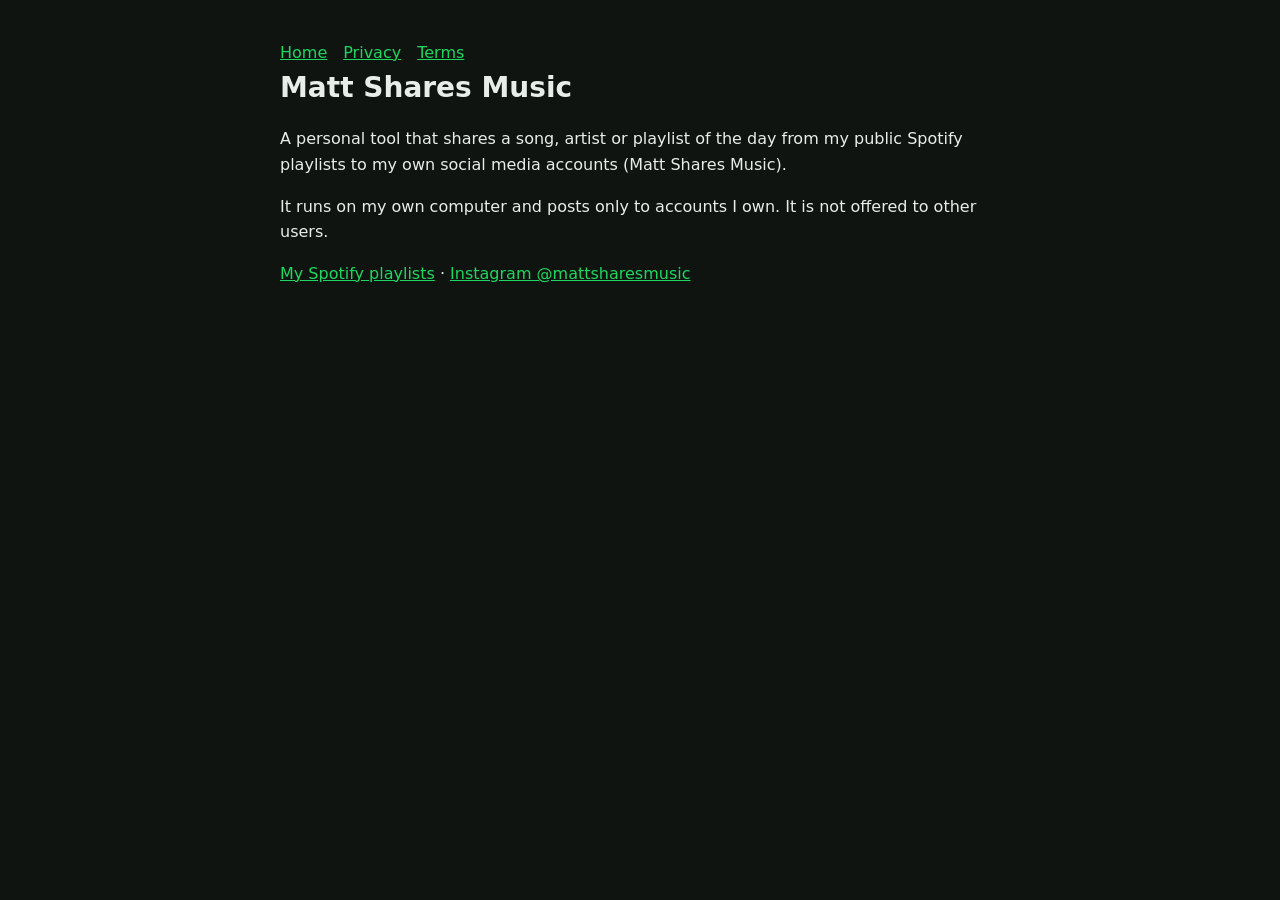
<file: index.html>
<!doctype html><html lang="en"><head><meta charset="utf-8"><meta name="viewport" content="width=device-width,initial-scale=1">
<title>Matt Shares Music</title><link rel="stylesheet" href="style.css"></head><body><main>
<nav><a href="index.html">Home</a><a href="privacy.html">Privacy</a><a href="terms.html">Terms</a></nav>
<h1>Matt Shares Music</h1>
<p>A personal tool that shares a song, artist or playlist of the day from my public Spotify playlists to my own social media accounts (Matt Shares Music).</p>
<p>It runs on my own computer and posts only to accounts I own. It is not offered to other users.</p>
<p><a href="https://open.spotify.com/user/fr4nk5t3r">My Spotify playlists</a> · <a href="https://www.instagram.com/mattsharesmusic/">Instagram @mattsharesmusic</a></p>
</main></body></html>
</file>
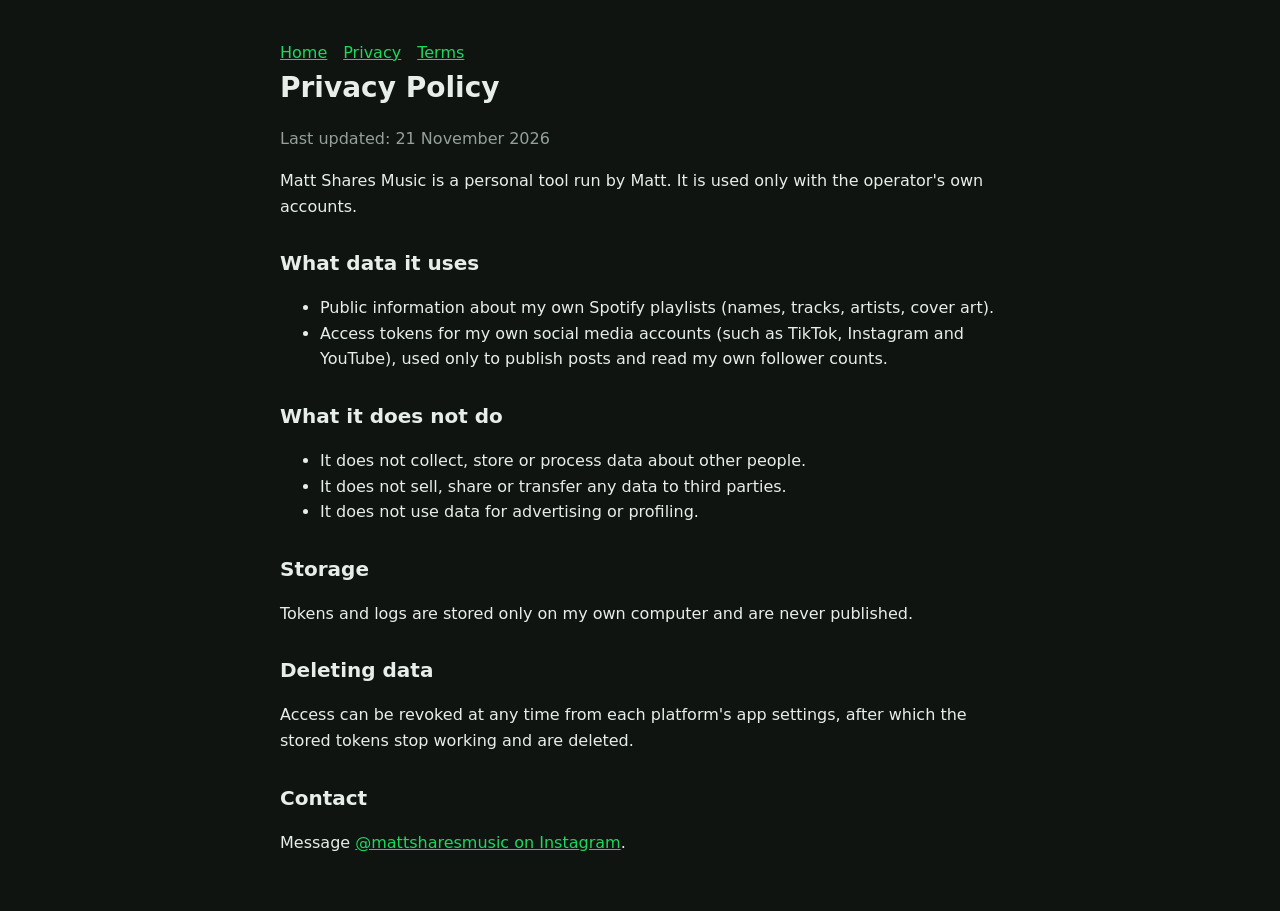
<file: privacy.html>
<!doctype html><html lang="en"><head><meta charset="utf-8"><meta name="viewport" content="width=device-width,initial-scale=1">
<title>Privacy Policy - Matt Shares Music</title><link rel="stylesheet" href="style.css"></head><body><main>
<nav><a href="index.html">Home</a><a href="privacy.html">Privacy</a><a href="terms.html">Terms</a></nav>
<h1>Privacy Policy</h1><p class="muted">Last updated: 21 November 2026</p>
<p>Matt Shares Music is a personal tool run by Matt. It is used only with the operator's own accounts.</p>
<h2>What data it uses</h2>
<ul><li>Public information about my own Spotify playlists (names, tracks, artists, cover art).</li>
<li>Access tokens for my own social media accounts (such as TikTok, Instagram and YouTube), used only to publish posts and read my own follower counts.</li></ul>
<h2>What it does not do</h2>
<ul><li>It does not collect, store or process data about other people.</li>
<li>It does not sell, share or transfer any data to third parties.</li>
<li>It does not use data for advertising or profiling.</li></ul>
<h2>Storage</h2><p>Tokens and logs are stored only on my own computer and are never published.</p>
<h2>Deleting data</h2><p>Access can be revoked at any time from each platform's app settings, after which the stored tokens stop working and are deleted.</p>
<h2>Contact</h2><p>Message <a href="https://www.instagram.com/mattsharesmusic/">@mattsharesmusic on Instagram</a>.</p>
</main></body></html>
</file>
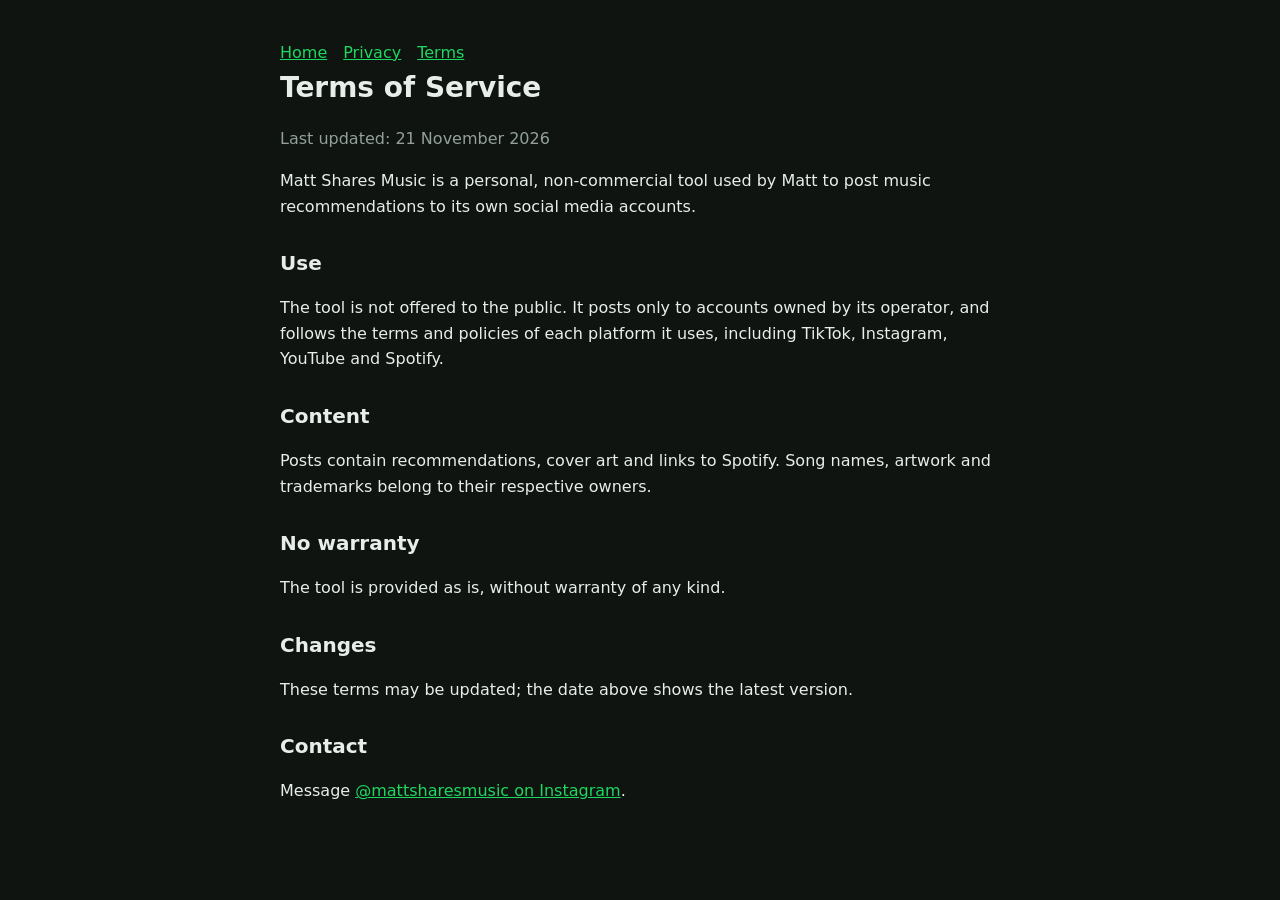
<file: terms.html>
<!doctype html><html lang="en"><head><meta charset="utf-8"><meta name="viewport" content="width=device-width,initial-scale=1">
<title>Terms of Service - Matt Shares Music</title><link rel="stylesheet" href="style.css"></head><body><main>
<nav><a href="index.html">Home</a><a href="privacy.html">Privacy</a><a href="terms.html">Terms</a></nav>
<h1>Terms of Service</h1><p class="muted">Last updated: 21 November 2026</p>
<p>Matt Shares Music is a personal, non-commercial tool used by Matt to post music recommendations to its own social media accounts.</p>
<h2>Use</h2><p>The tool is not offered to the public. It posts only to accounts owned by its operator, and follows the terms and policies of each platform it uses, including TikTok, Instagram, YouTube and Spotify.</p>
<h2>Content</h2><p>Posts contain recommendations, cover art and links to Spotify. Song names, artwork and trademarks belong to their respective owners.</p>
<h2>No warranty</h2><p>The tool is provided as is, without warranty of any kind.</p>
<h2>Changes</h2><p>These terms may be updated; the date above shows the latest version.</p>
<h2>Contact</h2><p>Message <a href="https://www.instagram.com/mattsharesmusic/">@mattsharesmusic on Instagram</a>.</p>
</main></body></html>
</file>
<file: style.css>
:root{--bg:#0f1411;--fg:#e7eee9;--muted:#93a199;--accent:#1ed760}
body{margin:0;background:var(--bg);color:var(--fg);font:16px/1.6 system-ui,Segoe UI,Arial,sans-serif}
main{max-width:720px;margin:0 auto;padding:40px 20px}
h1{font-size:28px;margin:0 0 8px}h2{font-size:20px;margin:28px 0 8px}
a{color:var(--accent)}p,li{color:var(--fg)}.muted{color:var(--muted)}
nav a{margin-right:16px}
</file>
